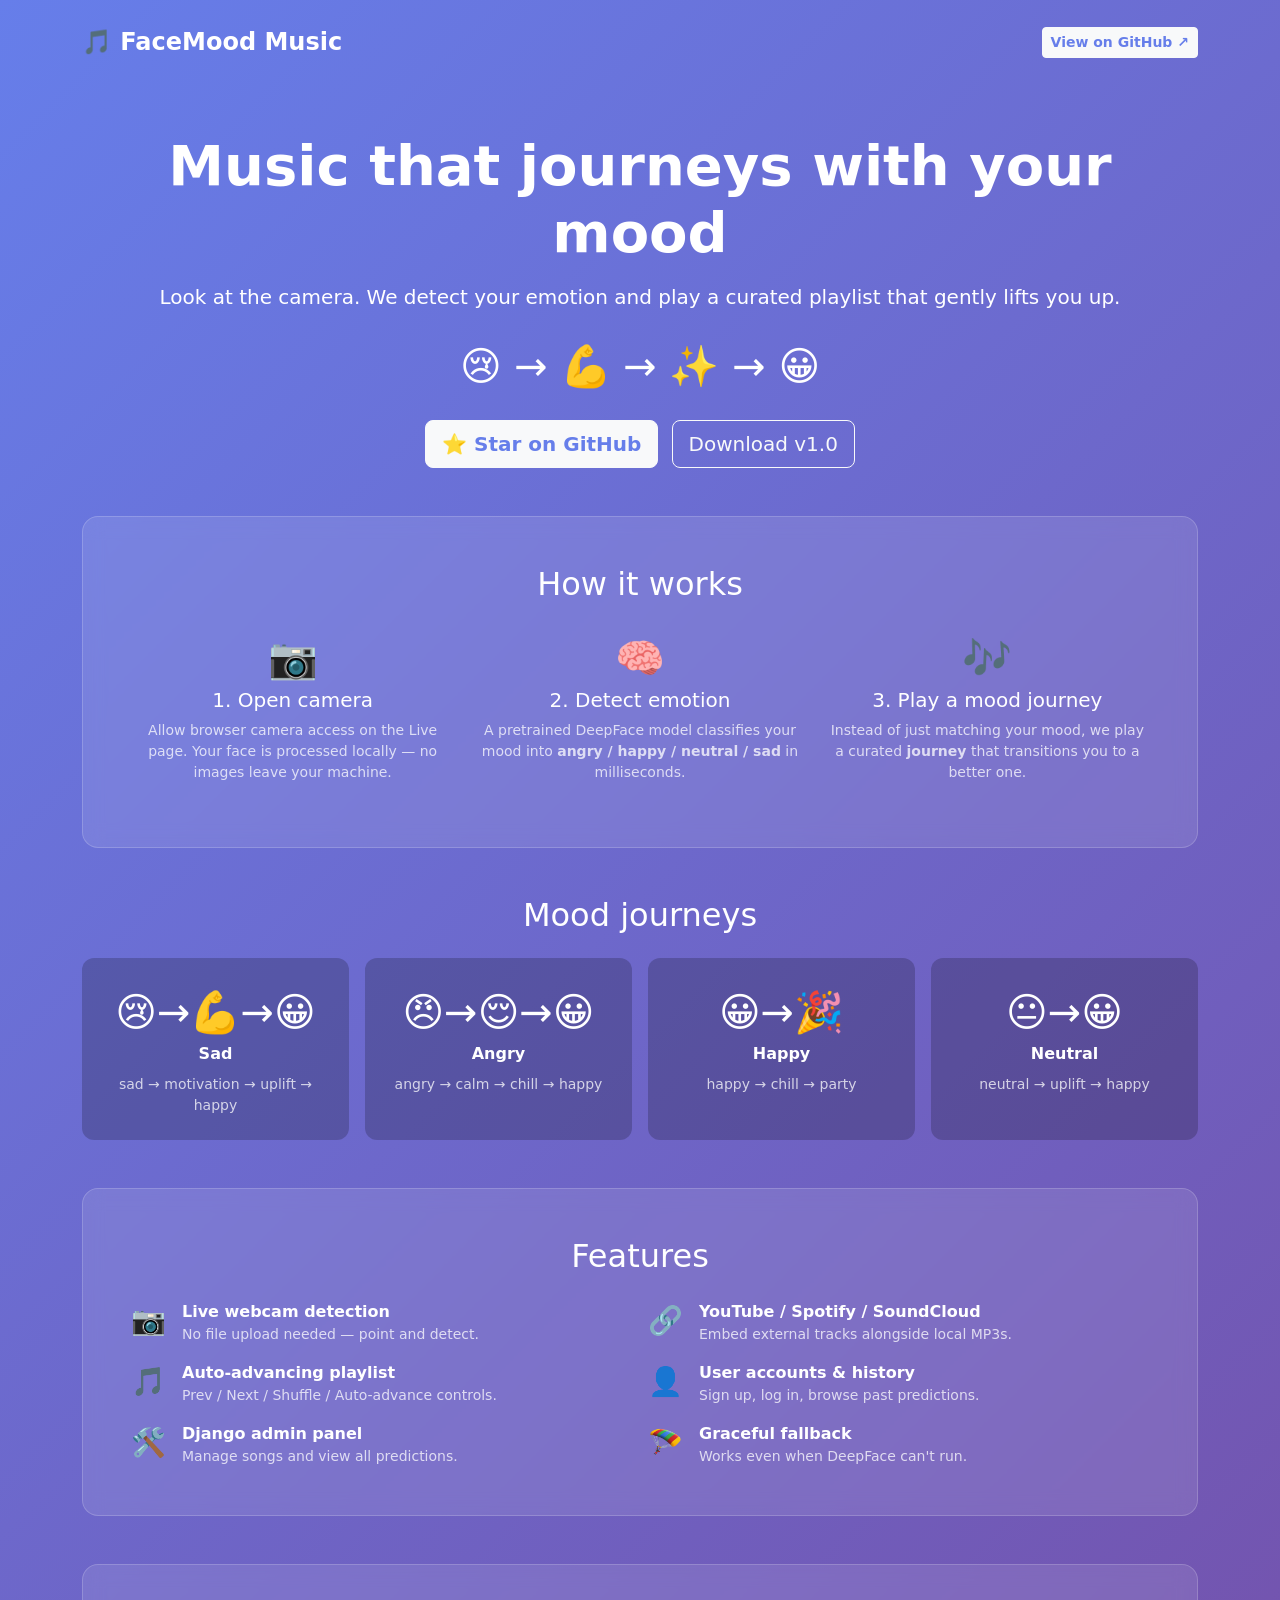
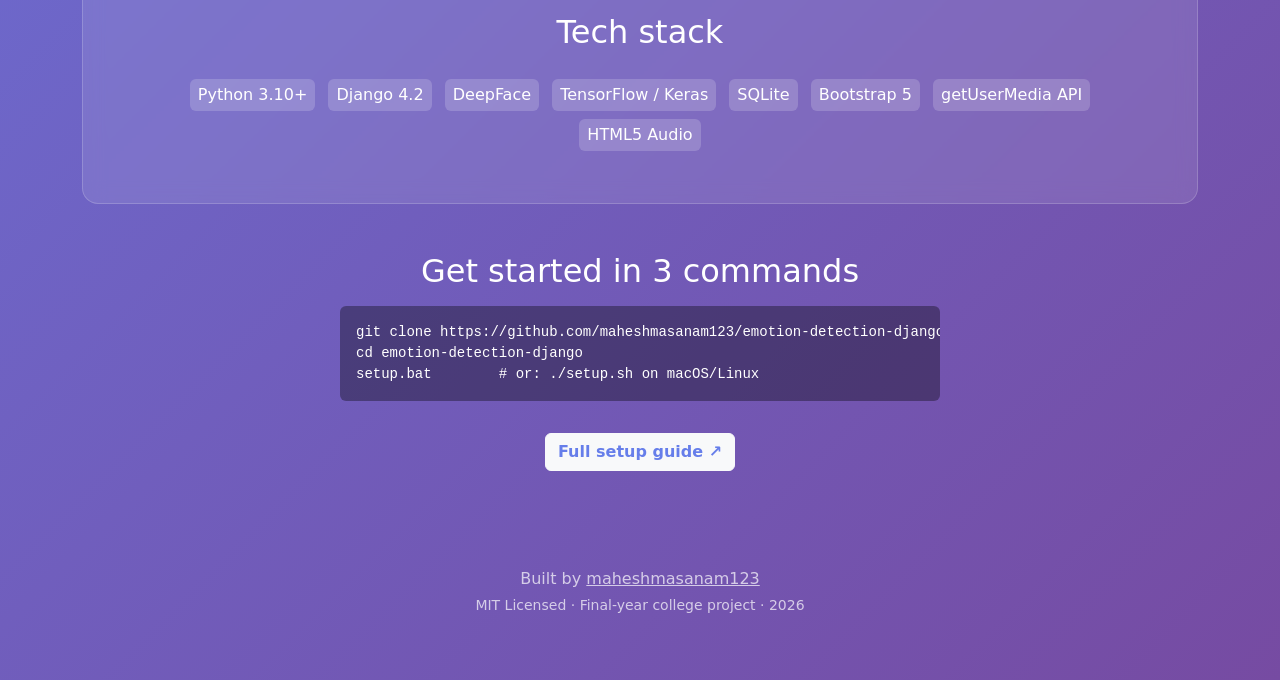
<file: docs/index.html>
<!doctype html>
<html lang="en">
<head>
  <meta charset="utf-8">
  <meta name="viewport" content="width=device-width, initial-scale=1">
  <title>FaceMood Music — Mood-Detecting Music Player</title>
  <meta name="description" content="Live webcam mood detection that plays a mood-journey playlist. Django + DeepFace + YouTube/Spotify embeds.">
  <link href="https://cdn.jsdelivr.net/npm/bootstrap@5.3.2/dist/css/bootstrap.min.css" rel="stylesheet">
  <style>
    body { font-family: 'Segoe UI', system-ui, sans-serif; background: linear-gradient(135deg, #667eea, #764ba2); color: white; min-height: 100vh; }
    .glass { background: rgba(255,255,255,0.10); backdrop-filter: blur(10px); border: 1px solid rgba(255,255,255,0.18); border-radius: 16px; }
    .hero h1 { font-size: 3.5rem; font-weight: 800; }
    .emoji-row { font-size: 2.5rem; }
    .badge-tech { background: rgba(255,255,255,0.18); color: white; font-weight: 500; }
    a.btn-light { color: #667eea; font-weight: 600; }
    .journey-card { background: rgba(0,0,0,0.20); border-radius: 12px; padding: 1.5rem; height: 100%; }
    footer { opacity: 0.7; }
  </style>
</head>
<body>

<nav class="container py-4 d-flex justify-content-between align-items-center">
  <span class="fs-4 fw-bold">🎵 FaceMood Music</span>
  <a href="https://github.com/maheshmasanam123/emotion-detection-django" class="btn btn-light btn-sm">View on GitHub ↗</a>
</nav>

<header class="container hero text-center my-5">
  <h1>Music that journeys with your mood</h1>
  <p class="lead mt-3">Look at the camera. We detect your emotion and play a curated playlist that gently lifts you up.</p>
  <div class="emoji-row my-4">😢 → 💪 → ✨ → 😀</div>
  <a href="https://github.com/maheshmasanam123/emotion-detection-django" class="btn btn-light btn-lg me-2">⭐ Star on GitHub</a>
  <a href="https://github.com/maheshmasanam123/emotion-detection-django/releases/latest" class="btn btn-outline-light btn-lg">Download v1.0</a>
</header>

<section class="container my-5">
  <div class="glass p-4 p-md-5">
    <h2 class="text-center mb-4">How it works</h2>
    <div class="row g-4">
      <div class="col-md-4 text-center">
        <div class="fs-1">📷</div>
        <h5>1. Open camera</h5>
        <p class="small opacity-75">Allow browser camera access on the Live page. Your face is processed locally — no images leave your machine.</p>
      </div>
      <div class="col-md-4 text-center">
        <div class="fs-1">🧠</div>
        <h5>2. Detect emotion</h5>
        <p class="small opacity-75">A pretrained DeepFace model classifies your mood into <strong>angry / happy / neutral / sad</strong> in milliseconds.</p>
      </div>
      <div class="col-md-4 text-center">
        <div class="fs-1">🎶</div>
        <h5>3. Play a mood journey</h5>
        <p class="small opacity-75">Instead of just matching your mood, we play a curated <strong>journey</strong> that transitions you to a better one.</p>
      </div>
    </div>
  </div>
</section>

<section class="container my-5">
  <h2 class="text-center mb-4">Mood journeys</h2>
  <div class="row g-3">
    <div class="col-md-3"><div class="journey-card text-center"><div class="emoji-row">😢→💪→😀</div><strong>Sad</strong><div class="small opacity-75 mt-2">sad → motivation → uplift → happy</div></div></div>
    <div class="col-md-3"><div class="journey-card text-center"><div class="emoji-row">😠→😌→😀</div><strong>Angry</strong><div class="small opacity-75 mt-2">angry → calm → chill → happy</div></div></div>
    <div class="col-md-3"><div class="journey-card text-center"><div class="emoji-row">😀→🎉</div><strong>Happy</strong><div class="small opacity-75 mt-2">happy → chill → party</div></div></div>
    <div class="col-md-3"><div class="journey-card text-center"><div class="emoji-row">😐→😀</div><strong>Neutral</strong><div class="small opacity-75 mt-2">neutral → uplift → happy</div></div></div>
  </div>
</section>

<section class="container my-5">
  <div class="glass p-4 p-md-5">
    <h2 class="text-center mb-4">Features</h2>
    <div class="row g-3">
      <div class="col-md-6"><div class="d-flex"><span class="me-3 fs-3">📷</span><div><strong>Live webcam detection</strong><div class="small opacity-75">No file upload needed — point and detect.</div></div></div></div>
      <div class="col-md-6"><div class="d-flex"><span class="me-3 fs-3">🔗</span><div><strong>YouTube / Spotify / SoundCloud</strong><div class="small opacity-75">Embed external tracks alongside local MP3s.</div></div></div></div>
      <div class="col-md-6"><div class="d-flex"><span class="me-3 fs-3">🎵</span><div><strong>Auto-advancing playlist</strong><div class="small opacity-75">Prev / Next / Shuffle / Auto-advance controls.</div></div></div></div>
      <div class="col-md-6"><div class="d-flex"><span class="me-3 fs-3">👤</span><div><strong>User accounts & history</strong><div class="small opacity-75">Sign up, log in, browse past predictions.</div></div></div></div>
      <div class="col-md-6"><div class="d-flex"><span class="me-3 fs-3">🛠️</span><div><strong>Django admin panel</strong><div class="small opacity-75">Manage songs and view all predictions.</div></div></div></div>
      <div class="col-md-6"><div class="d-flex"><span class="me-3 fs-3">🪂</span><div><strong>Graceful fallback</strong><div class="small opacity-75">Works even when DeepFace can't run.</div></div></div></div>
    </div>
  </div>
</section>

<section class="container my-5">
  <div class="glass p-4 p-md-5">
    <h2 class="text-center mb-4">Tech stack</h2>
    <div class="text-center">
      <span class="badge badge-tech fs-6 m-1 p-2">Python 3.10+</span>
      <span class="badge badge-tech fs-6 m-1 p-2">Django 4.2</span>
      <span class="badge badge-tech fs-6 m-1 p-2">DeepFace</span>
      <span class="badge badge-tech fs-6 m-1 p-2">TensorFlow / Keras</span>
      <span class="badge badge-tech fs-6 m-1 p-2">SQLite</span>
      <span class="badge badge-tech fs-6 m-1 p-2">Bootstrap 5</span>
      <span class="badge badge-tech fs-6 m-1 p-2">getUserMedia API</span>
      <span class="badge badge-tech fs-6 m-1 p-2">HTML5 Audio</span>
    </div>
  </div>
</section>

<section class="container my-5 text-center">
  <h2 class="mb-3">Get started in 3 commands</h2>
  <pre class="text-start mx-auto p-3 rounded" style="background: rgba(0,0,0,0.35); max-width: 600px;"><code>git clone https://github.com/maheshmasanam123/emotion-detection-django.git
cd emotion-detection-django
setup.bat        # or: ./setup.sh on macOS/Linux</code></pre>
  <a href="https://github.com/maheshmasanam123/emotion-detection-django#-quick-start" class="btn btn-light mt-3">Full setup guide ↗</a>
</section>

<footer class="container text-center py-5">
  <p class="mb-1">Built by <a href="https://github.com/maheshmasanam123" class="text-white">maheshmasanam123</a></p>
  <p class="small">MIT Licensed · Final-year college project · 2026</p>
</footer>

</body>
</html>
</file>
